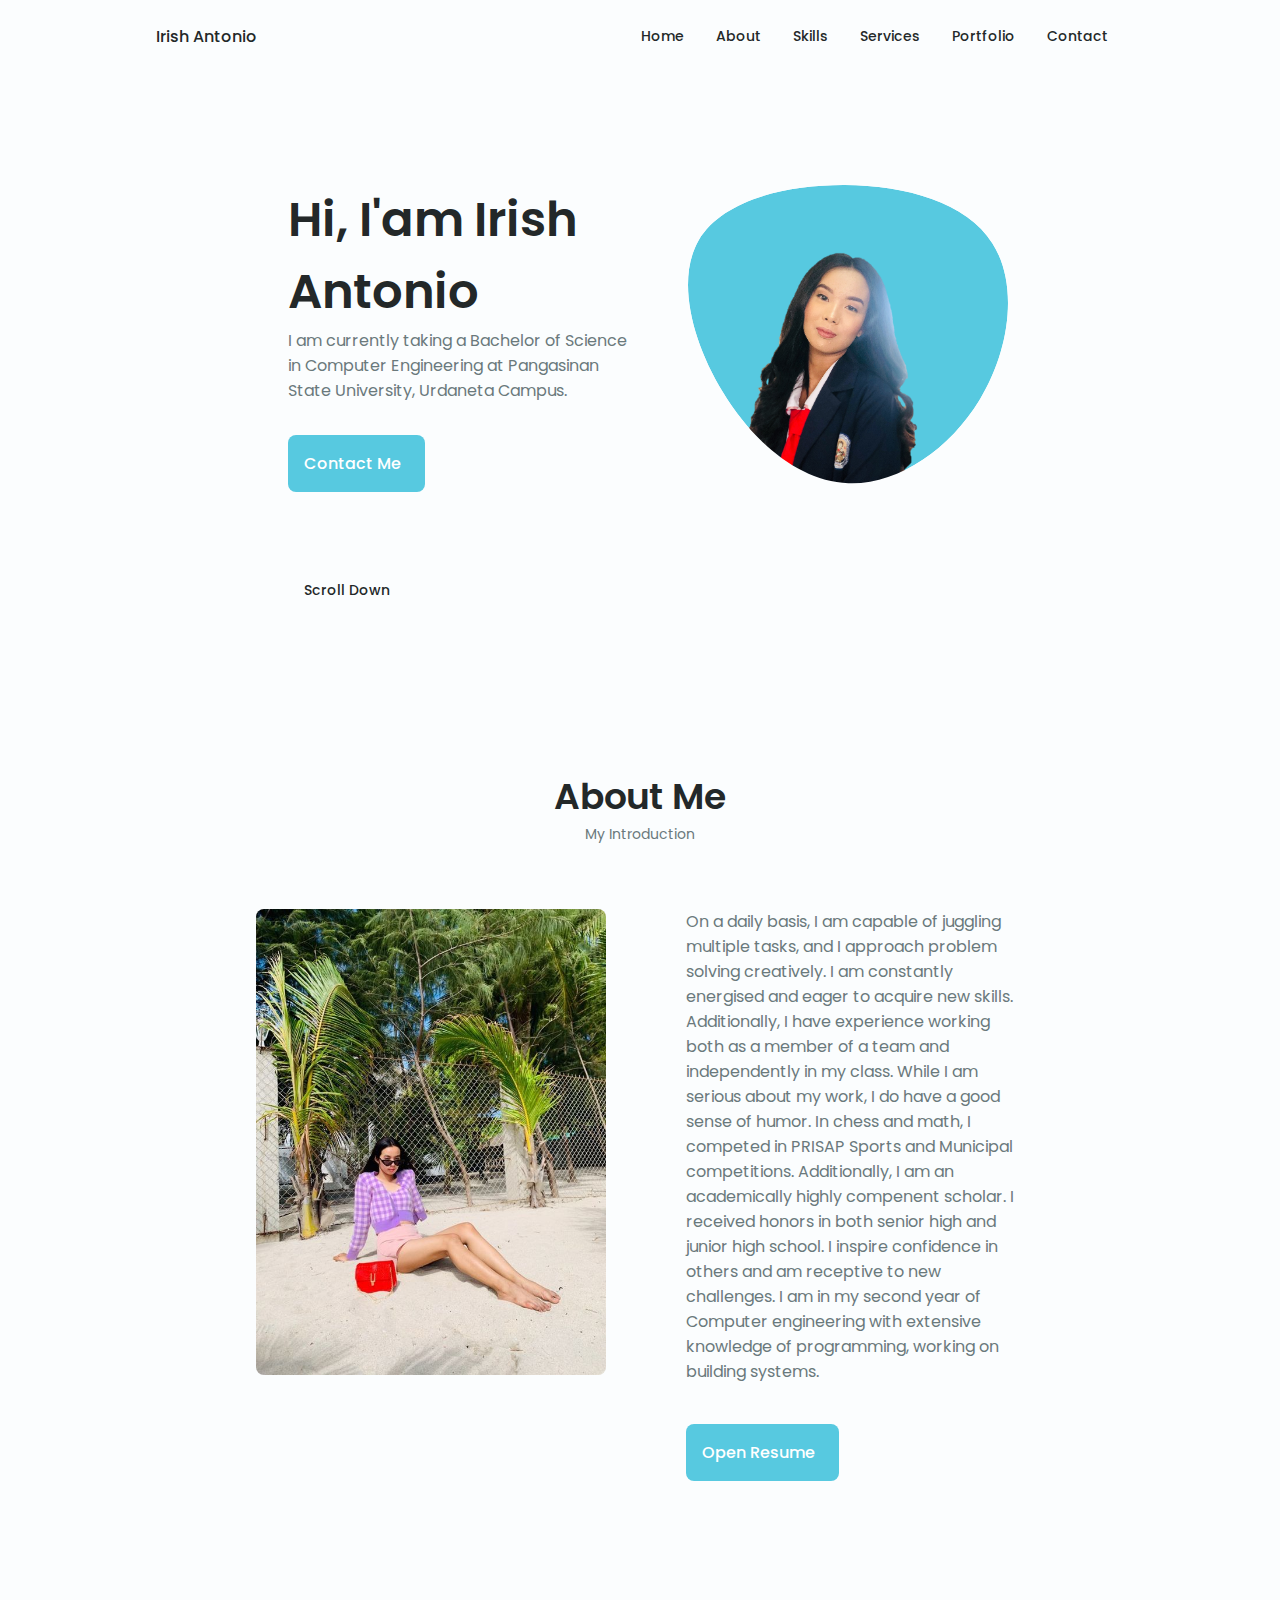
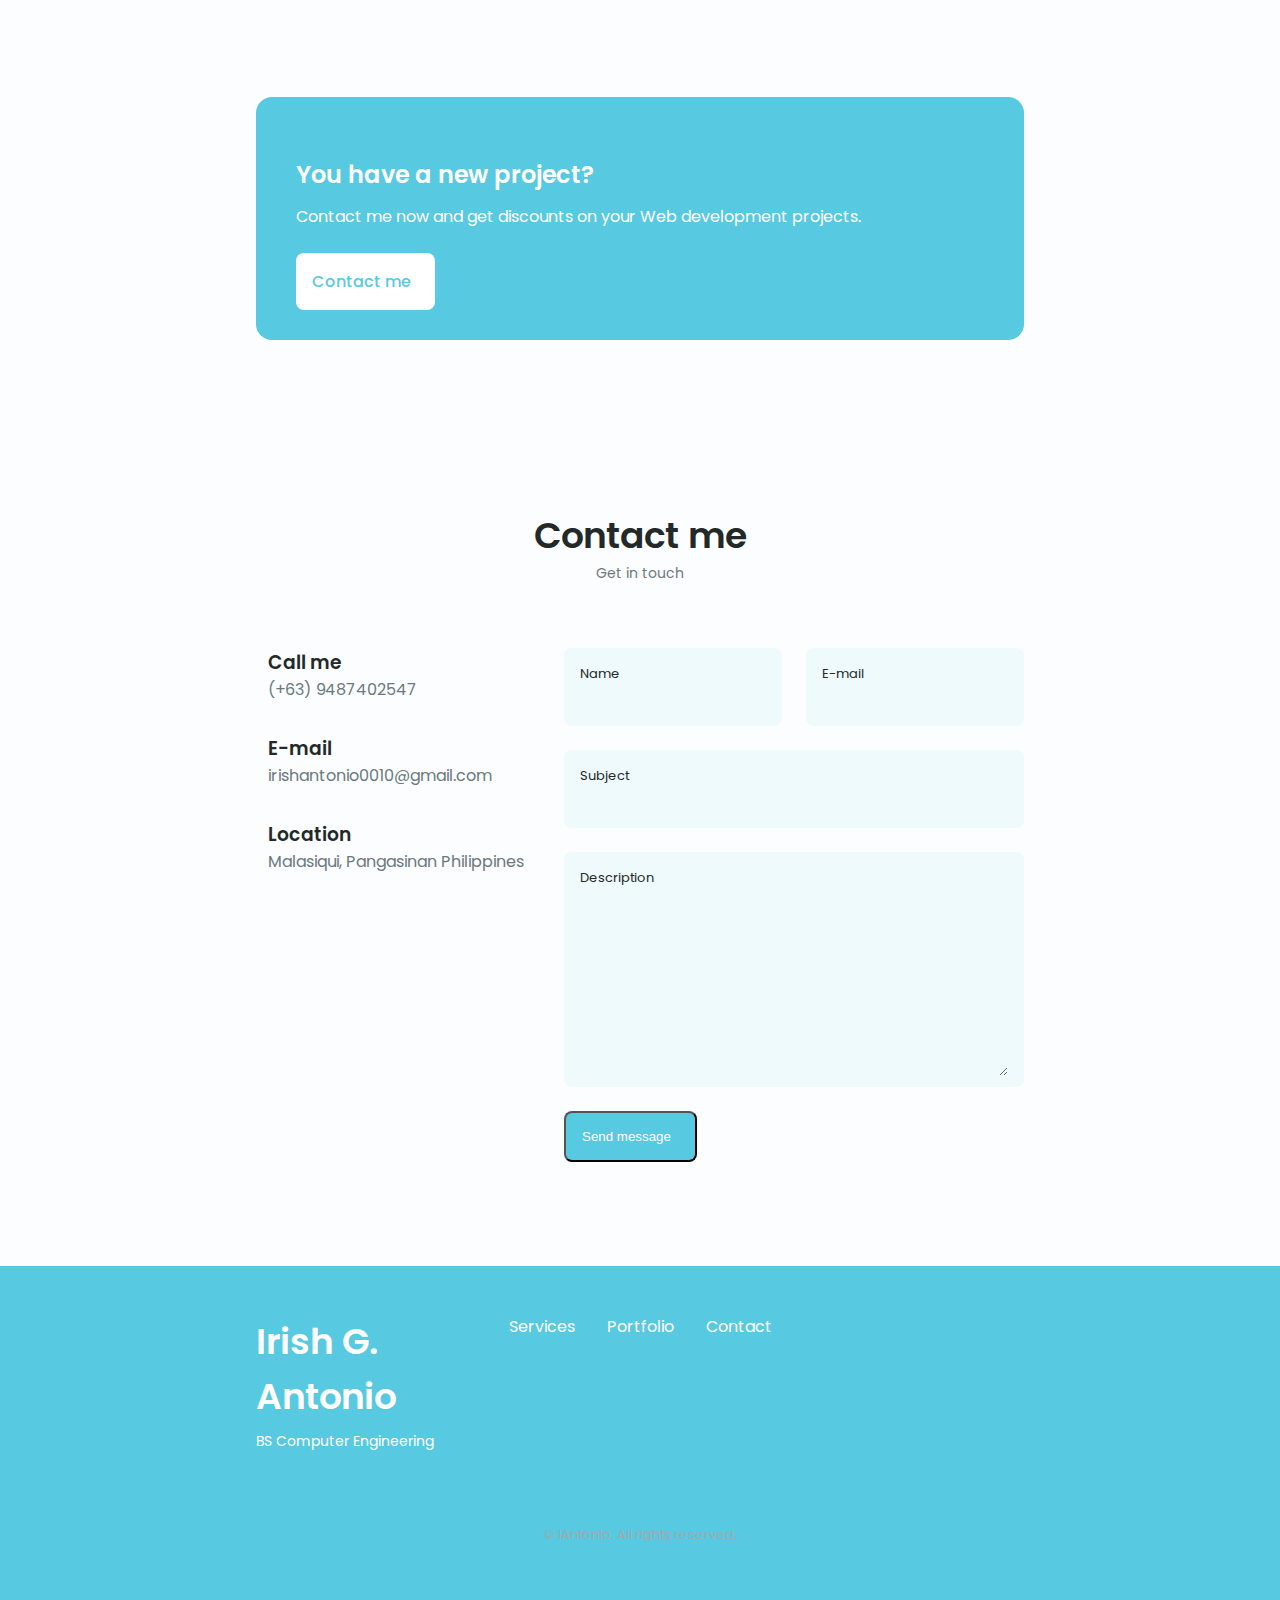
<file: index.html>
<!DOCTYPE html>
    <html lang="en">
    <head>
        <meta charset="UTF-8">
        <meta name="viewport" content="width=device-width, initial-scale=1.0">

        <!--==================== UNICONS ====================-->
        <link rel="stylesheet" href="https://unicons.iconscout.com/release/v4.0.0/css/line.css">
        
        <!--==================== SWIPER CSS ====================-->
        <link rel="stylesheet" href="./packages/css/swiper-bundle.min.css">
        
        <!--==================== CSS ====================-->
        <link rel="stylesheet" href="./packages/css/styles.css">

        <title>Irish G. Antonio</title>
    </head>
    <body>
        <!--==================== HEADER ====================-->
        <header class="header" id="header">
            <nav class="nav container">
                <a href="index.html" class="nav__logo">Irish Antonio</a>
                <div class="nav__menu" id="nav-menu">
                    <ul class="nav__list grid">
                        <li class="nav__item">
                            <a href="#home" class="nav__link">
                                <i class="uil uil-estate nav__icon"></i>Home
                            </a>
                        </li>
                        <li class="nav__item">
                            <a href="#about" class="nav__link">
                                <i class="uil uil-user nav__icon"></i>About
                            </a>
                        </li>
                        <li class="nav__item">
                            <a href="skills.html" class="nav__link">
                                <i class="uil uil-file-alt nav__icon"></i>Skills
                            </a>
                        </li>
                          <li class="nav__item">
                            <a href="services.html" class="nav__link">
                                <i class="uil uil-briefcase-alt nav__icon"></i>Services
                            </a>
                        </li>
                        <li class="nav__item">
                            <a href="portfolio.html" class="nav__link">
                                <i class="uil uil-scenery nav__icon"></i>Portfolio                                
                            </a>
                        </li>
                        <li class="nav__item">
                            <a href="#contact" class="nav__link">
                                <i class="uil uil-message nav__icon"></i>Contact                               
                            </a>
                        </li> 
                    </ul>
                    <i class="uil uil-times nav__close" id="nav-close"></i>
                </div>
                <div class="nav__btns">
                    <!-- Theme change button -->

                    <i class="uil uil-moon change-theme" id="theme-button"></i>

                    <div class="nav__toggle" id="nav-toggle">
                        <i class="uil uil-apps"></i>
                    </div>
                </div>
            </nav>
        </header>

        <!--==================== MAIN ====================-->
        <main class="main">
            <!--==================== HOME ====================-->
            <section class="home section" id="home">
                <div class="home__container container grid">
                    <div class="home__content grid">
                        <div class="home__social">
                            <a href="https://www.instagram.com/wanderishey/" target="_blank" class="home__social-icon">
                                <i class="uil uil-instagram-alt"></i>
                            </a>
                           
                            <a href="https://www.facebook.com/irish.antonio.180" target="_blank" class="home__social-icon">
                                <i class="uil uil-facebook"></i>
                            </a>
                        </div>

                        <div class="home__img">
                            <svg class="home__blob" viewBox="0 0 200 187" xmlns="http://www.w3.org/2000/svg" xmlns:xlink="http://www.w3.org/1999/xlink">
                                <mask id="mask0" mask-type="alpha">
                                    <path d="M190.312 36.4879C206.582 62.1187 201.309 102.826 182.328 134.186C163.346 165.547 
                                    130.807 187.559 100.226 186.353C69.6454 185.297 41.0228 161.023 21.7403 129.362C2.45775 
                                    97.8511 -7.48481 59.1033 6.67581 34.5279C20.9871 10.1032 59.7028 -0.149132 97.9666 
                                    0.00163737C136.23 0.303176 174.193 10.857 190.312 36.4879Z"/>
                                </mask>
                                <g mask="url(#mask0)">
                                    <path d="M190.312 36.4879C206.582 62.1187 201.309 102.826 182.328 134.186C163.346 
                                    165.547 130.807 187.559 100.226 186.353C69.6454 185.297 41.0228 161.023 21.7403 
                                    129.362C2.45775 97.8511 -7.48481 59.1033 6.67581 34.5279C20.9871 10.1032 59.7028 
                                    -0.149132 97.9666 0.00163737C136.23 0.303176 174.193 10.857 190.312 36.4879Z"/>
                                    <image class="home__blob-img" x="" xlink:href="packages/images/pretty.png"/>
                                </g>
                            </svg>
                        </div>

                        <div class="home__data">
                            <h1 class="home__title">Hi, I'am Irish Antonio</h1>
                            <p class="home__description">I am currently taking a Bachelor of Science in Computer Engineering 
							at Pangasinan State University, Urdaneta Campus.</p>
                            <a href="#contact" class="button button--flex home__button">
                                Contact Me<i class="uil uil-message button__icon"></i>
                            </a>
                        </div>
                    </div>

                    <div class="home__scroll">
                        <a href="#about" class="home__scroll-button button--flex">
                            <i class="uil uil-mouse-alt home__scroll-mouse"></i>
                            <span class="home__scroll-name">Scroll Down</span>
                            <i class="uil uil-arrow-down home__scroll-arrow"></i>
                        </a>
                    </div>
                </div>
            </section>

            <!--==================== ABOUT ====================-->
            <section class="about section" id="about">
                <h2 class="section__title">About Me</h2>
                <span class="section__subtitle">My Introduction</span>

                <div class="about__container container grid">
                    <img src="packages/images/pretty1.jpg" alt="" class="about__img">
                    <div class="about__data">
                        <p class="about__description">
                            On a daily basis, I am capable of juggling multiple tasks, and I approach problem solving creatively.
                            I am constantly energised and eager to acquire new skills. Additionally, I have experience working both
                            as a member of a team and independently in my class. While I am serious about my work, I do have a good
                            sense of humor. In chess and math, I competed in PRISAP Sports and Municipal competitions. Additionally, I am an academically highly compenent scholar.
                            I received honors in both senior high and junior high school. I inspire confidence in others and am receptive to new challenges.
                            I am in my second year of Computer engineering with extensive knowledge of programming, working on building systems.
                        </p>
                       

                        <div class="about__buttons">
                            <a download="" href="./packages/Resume.pdf" class="button button--flex">
                                Open Resume<i class="uil uil-download-alt button__icon"></i>
								
                            </a>
                        </div>
                    </div>
                </div>
            </section>

         

        <!--==================== PROJECT IN MIND ====================-->
        <section class="project section">

            <div class="project__bg">
                <div class="project__container container grid">
                    <div class="project__data">
                        <h2 class="project__title">You have a new project?</h2>
                        <p class="project__description">Contact me now and get discounts on your Web development projects.</p>
                        <a href="#contact" class="button button--flex button--white">Contact me
                            <i class="uil uil-message project__icon button__icon"></i>
                        </a>
                       
                    </div>
                    <!-- <img src="assets/img/project.png" alt="" class="project__img"> -->
                </div>
            </div>

        </section>


        <!--==================== CONTACT ME ====================-->
        <section class="contact section" id="contact">
            <h2 class="section__title">Contact me</h2>
            <span class="section__subtitle">Get in touch</span>

            <div class="contact__container container grid">
                <div>
                    <div class="contact__information">	
                        <i class="uil uil-phone-alt contact__icon"></i>

                        <div>
                            <h3 class="contact__title">Call me</h3>
                            <span class="contatc__subtitle">(+63) 9487402547</span>
                        </div>
                    </div>

                    <div class="contact__information">
                        <i class="uil uil-envelope contact__icon"></i>

                        <div>
                            <h3 class="contact__title">E-mail</h3>
                            <span class="contatc__subtitle">irishantonio0010@gmail.com</span>
                        </div>
                    </div>

                    <div class="contact__information">
                        <i class="uil uil-map-marker contact__icon"></i>

                        <div>
                            <h3 class="contact__title">Location</h3>
                            <span class="contatc__subtitle">Malasiqui, Pangasinan Philippines</span>
                        </div>
                    </div>
                </div>

                <form action="javascript:sendemail()" method="POST" class="contact__form grid">
                    <div class="contact__inputs grid">
                        <div class="contact__content">
                            <label for="" class="contact__label">Name</label>
                            <input type="text" id="name" class="contact__input">
                        </div>

                        <div class="contact__content">
                            <label for="" class="contact__label">E-mail</label>
                            <input type="email" id="email" class="contact__input">
                        </div>
                    </div>

                    <div class="contact__content">
                        <label for="" class="contact__label">Subject</label>
                        <input type="text" id="subject" class="contact__input">
                    </div>

                    <div class="contact__content">
                        <label for="" class="contact__label">Description</label>
                        <textarea name="" id="description" cols="0" rows="7" class="contact__input"></textarea>
                    </div>

                    <div>
                        <button type="submit" class="button button--flex">
                            Send message
                            <i class="uil uil-message button__icon"></i>
                        </button>
                    </div>
                </form>
            </div>

        </section>
    </main>

    <!--==================== FOOTER ====================-->
    <footer class="footer">

        <div class="footer__bg">
            <div class="footer__container container grid">
                <div>
                    <h1 class="footer__title">Irish G. Antonio</h1>
                    <span class="footer__subtitle">BS Computer Engineering</span>
                </div>

                <ul class="footer__links">
                    <li>
                        <a href="#services" class="footer__link">Services</a>
                    </li>
                    <li>
                        <a href="#portfolio" class="footer__link">Portfolio</a>
                    </li>
                    <li>
                        <a href="#contact" class="footer__link">Contact</a>
                    </li>
                </ul>

                <div class="footer__socials">
                    <a href="https://www.facebook.com/irish.antonio.180" target="_blank" class="footer__social">
                        <i class="uil uil-facebook"></i>
                    </a>
                    <a href="https://www.instagram.com/wanderishey/" target="_blank" class="footer__social">
                        <i class="uil uil-instagram"></i>
                    </a>
                </div>
            </div>
            <p class="footer__copy">&#169; IAntonio. All rights reserved.</p>
        </div>
    </footer>

    <!--==================== SCROLL TOP ====================-->
    <a href="#" class="scrollup" id="scroll-up">
        <i class="uil uil-arrow-up scrollup__icon"></i>
    </a>
    

    <!--==================== SWIPER JS ====================-->
    <script src="./packages/js/swiper-bundle.min.js"></script>

    <!--==================== MAIN JS ====================-->
    <script src="./packages/js/main.js"></script>
    <script src="https://smtpjs.com/v3/smtp.js">
    </script>
    <script src="https://code.jquery.com/jquery-2.2.4.min.js"
    integrity="sha256-BbhdlvQf/xTY9gja0Dq3HiwQF8LaCRTXxZKRutelT44=" crossorigin="anonymous"></script> 
</body>
    
</html>
</file>
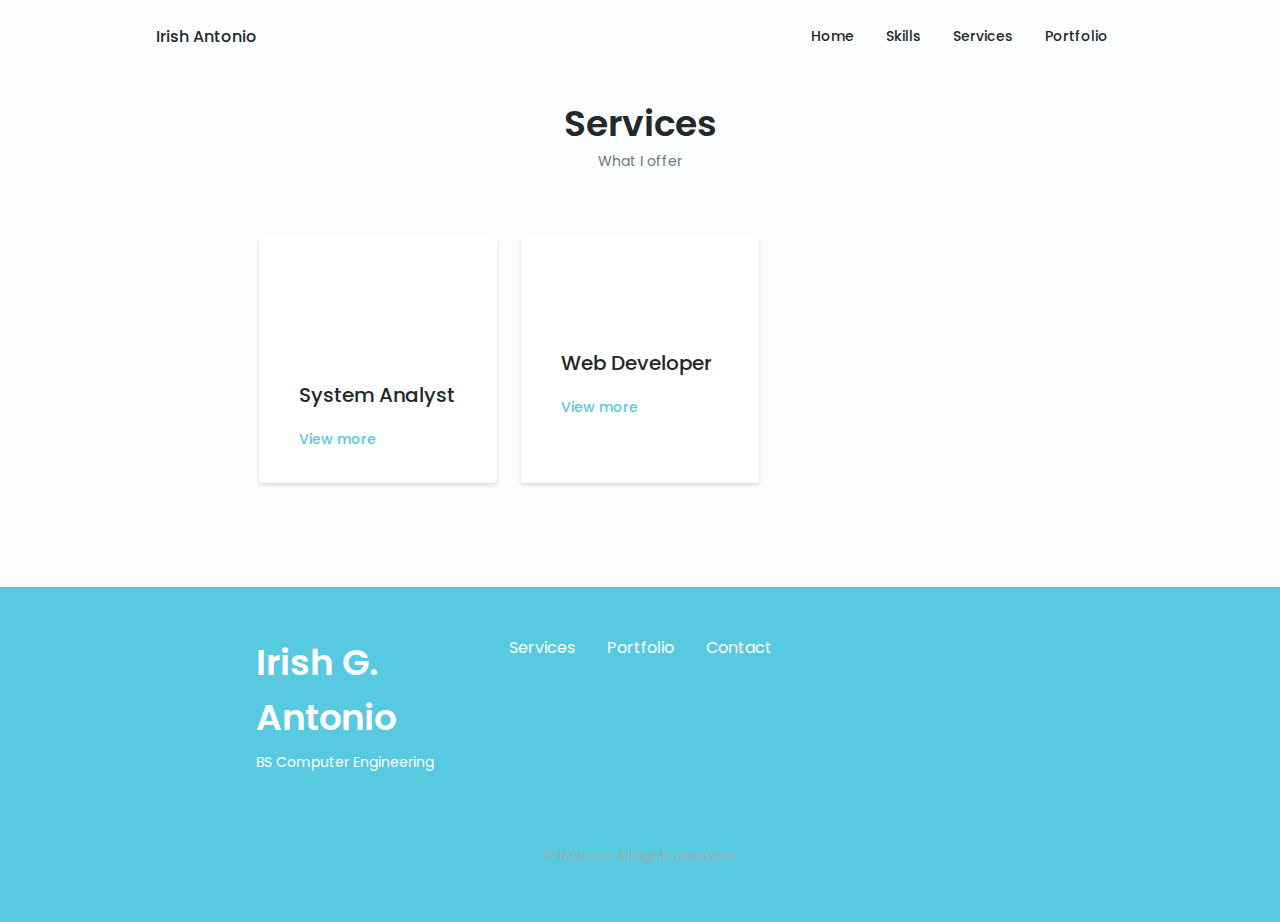
<file: services.html>
<!DOCTYPE html>
    <html lang="en">
    <head>
        <meta charset="UTF-8">
        <meta name="viewport" content="width=device-width, initial-scale=1.0">

        <!--==================== UNICONS ====================-->
        <link rel="stylesheet" href="https://unicons.iconscout.com/release/v4.0.0/css/line.css">
        
        <!--==================== SWIPER CSS ====================-->
        <link rel="stylesheet" href="./packages/css/swiper-bundle.min.css">
        
        <!--==================== CSS ====================-->
        <link rel="stylesheet" href="./packages/css/styles.css">

        <title>Irish G. Antonio</title>
    </head>
    <body>
        <!--==================== HEADER ====================-->
        <header class="header" id="header">
            <nav class="nav container">
                <a href="index.html" class="nav__logo">Irish Antonio</a>
                <div class="nav__menu" id="nav-menu">
                    <ul class="nav__list grid">
                        <li class="nav__item">
                            <a href="index.html" class="nav__link">
                                <i class="uil uil-estate nav__icon"></i>Home
                            </a>
                        </li>
                       
                        <li class="nav__item">
                            <a href="skills.html" class="nav__link">
                                <i class="uil uil-file-alt nav__icon"></i>Skills
                            </a>
                        </li>
                          <li class="nav__item">
                            <a href="services.html" class="nav__link">
                                <i class="uil uil-briefcase-alt nav__icon"></i>Services
                            </a>
                        </li>
                        <li class="nav__item">
                            <a href="portfolio.html" class="nav__link">
                                <i class="uil uil-scenery nav__icon"></i>Portfolio                                
                            </a>
                        </li>
                        
                    </ul>
                    <i class="uil uil-times nav__close" id="nav-close"></i>
                </div>
                <div class="nav__btns">
                    <!-- Theme change button -->

                    <i class="uil uil-moon change-theme" id="theme-button"></i>

                    <div class="nav__toggle" id="nav-toggle">
                        <i class="uil uil-apps"></i>
                    </div>
                </div>
            </nav>
        </header>

      

            
        <!--==================== SERVICES ====================-->
        <section class="services section" id="services">
            <h2 class="section__title">Services</h2>
            <span class="section__subtitle">What I offer</span>

            <div class="services__container container grid">
        <!--==================== SERVICES 1 ====================-->  
        <div class="services__content">
            <div>
                <i class="uil uil-analytics skills__icon"></i>
                <h3 class="services__title">System Analyst<br></h3>
            </div>
            <span class="button button--flex button--small button--link services__button">
                View more
                <i class="uil uil-arrow-right button__icon"></i>
            </span>

            <div class="services__modal">
                <div class="services__modal-content">
                    <h4 class="services__modal-title">System Analyst <br></h4>
                    <i class="uil uil-times services__modal-close"></i>

                    <ul class="services__modal-services grid">
                        <li class="services__modal-service">
                            <i class="uil uil-check-circle services__modal-icon"></i>
                            <p>I analize data systems.</p>
                        </li>

                        <li class="services__modal-service">
                            <i class="uil uil-check-circle services__modal-icon"></i>
                            <p>Automating information retrieval.</p>
                        </li>

                        <li class="services__modal-service">
                            <i class="uil uil-check-circle services__modal-icon"></i>
                            <p>Systematically applying statistical and logical techniques.</p>
                        </li>

                        
                    </ul>
                </div>
            </div>
        </div>  
        
        <!--==================== SERVICES 2 ====================--> 
       
       
        <!--==================== SERVICES 3 ====================-->
        <div class="services__content">
            <div>
                <i class="uil uil-arrow services__icon"></i>
                <h3 class="services__title">Web Developer<br></h3>
            </div>
            <span class="button button--flex button--small button--link services__button">
                View more
                <i class="uil uil-arrow-right button__icon"></i>
            </span>

            <div class="services__modal">
                <div class="services__modal-content">
                    <h4 class="services__modal-title">Web  Developer<br></h4>
                    <i class="uil uil-times services__modal-close"></i>

                    <ul class="services__modal-services grid">
                       

                        <li class="services__modal-service">
                            <i class="uil uil-check-circle services__modal-icon"></i>
                            <p>Webpage development.</p>
                        </li>

                    </ul>
                </div>
            </div>
        </div> 
  
       
        </div>
        </section>

    <!--==================== FOOTER ====================-->
    <footer class="footer">

        <div class="footer__bg">
            <div class="footer__container container grid">
                <div>
                    <h1 class="footer__title">Irish G. Antonio</h1>
                    <span class="footer__subtitle">BS Computer Engineering</span>
                </div>

                <ul class="footer__links">
                    <li>
                        <a href="#services" class="footer__link">Services</a>
                    </li>
                    <li>
                        <a href="#portfolio" class="footer__link">Portfolio</a>
                    </li>
                    <li>
                        <a href="#contact" class="footer__link">Contact</a>
                    </li>
                </ul>

                <div class="footer__socials">
                    <a href="https://www.facebook.com/irish.antonio.180" target="_blank" class="footer__social">
                        <i class="uil uil-facebook"></i>
                    </a>
                    <a href="https://www.instagram.com/wanderishey/" target="_blank" class="footer__social">
                        <i class="uil uil-instagram"></i>
                    </a>
                </div>
            </div>
            <p class="footer__copy">&#169; IAntonio. All rights reserved.</p>
        </div>
    </footer>

    <!--==================== SCROLL TOP ====================-->
    <a href="#" class="scrollup" id="scroll-up">
        <i class="uil uil-arrow-up scrollup__icon"></i>
    </a>
    

    <!--==================== SWIPER JS ====================-->
    <script src="./packages/js/swiper-bundle.min.js"></script>

    <!--==================== MAIN JS ====================-->
    <script src="./packages/js/main.js"></script>
    <script src="https://smtpjs.com/v3/smtp.js">
    </script>
    <script src="https://code.jquery.com/jquery-2.2.4.min.js"
    integrity="sha256-BbhdlvQf/xTY9gja0Dq3HiwQF8LaCRTXxZKRutelT44=" crossorigin="anonymous"></script> 
</body>
    
</html>
</file>
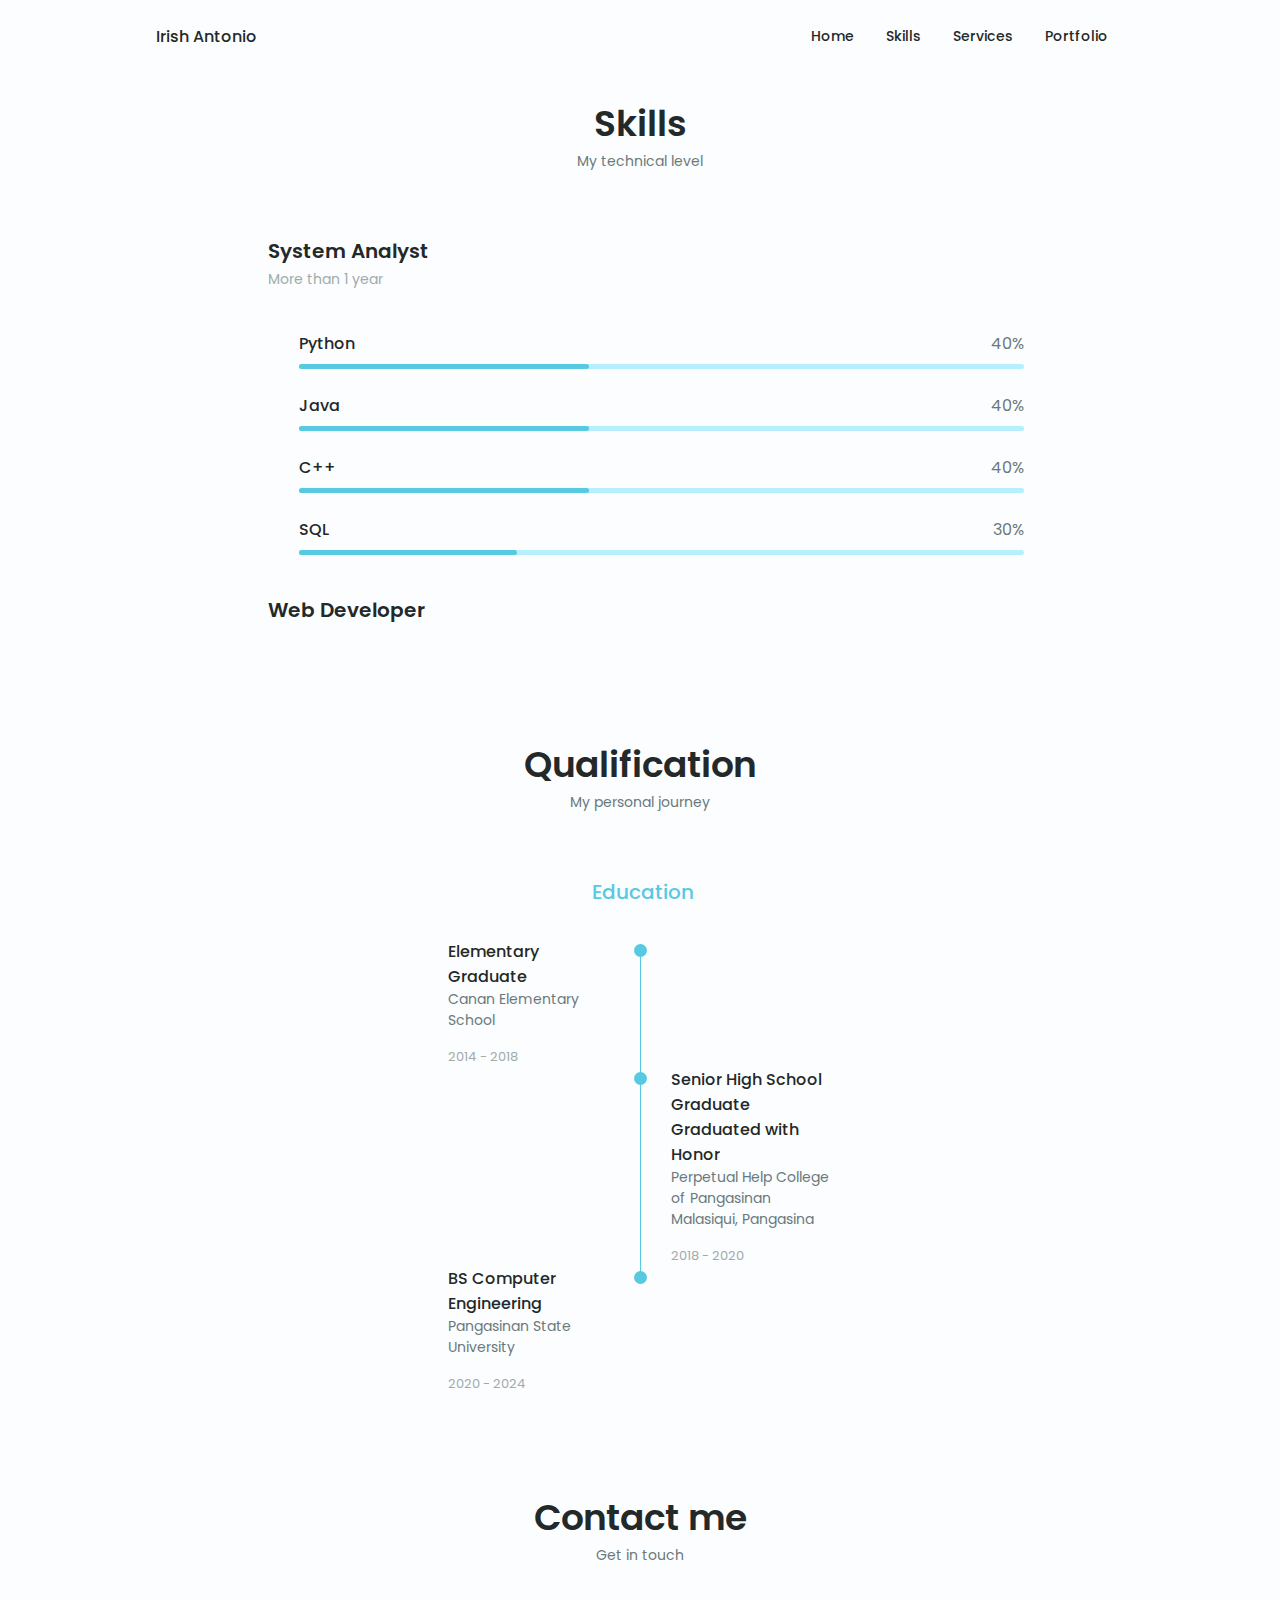
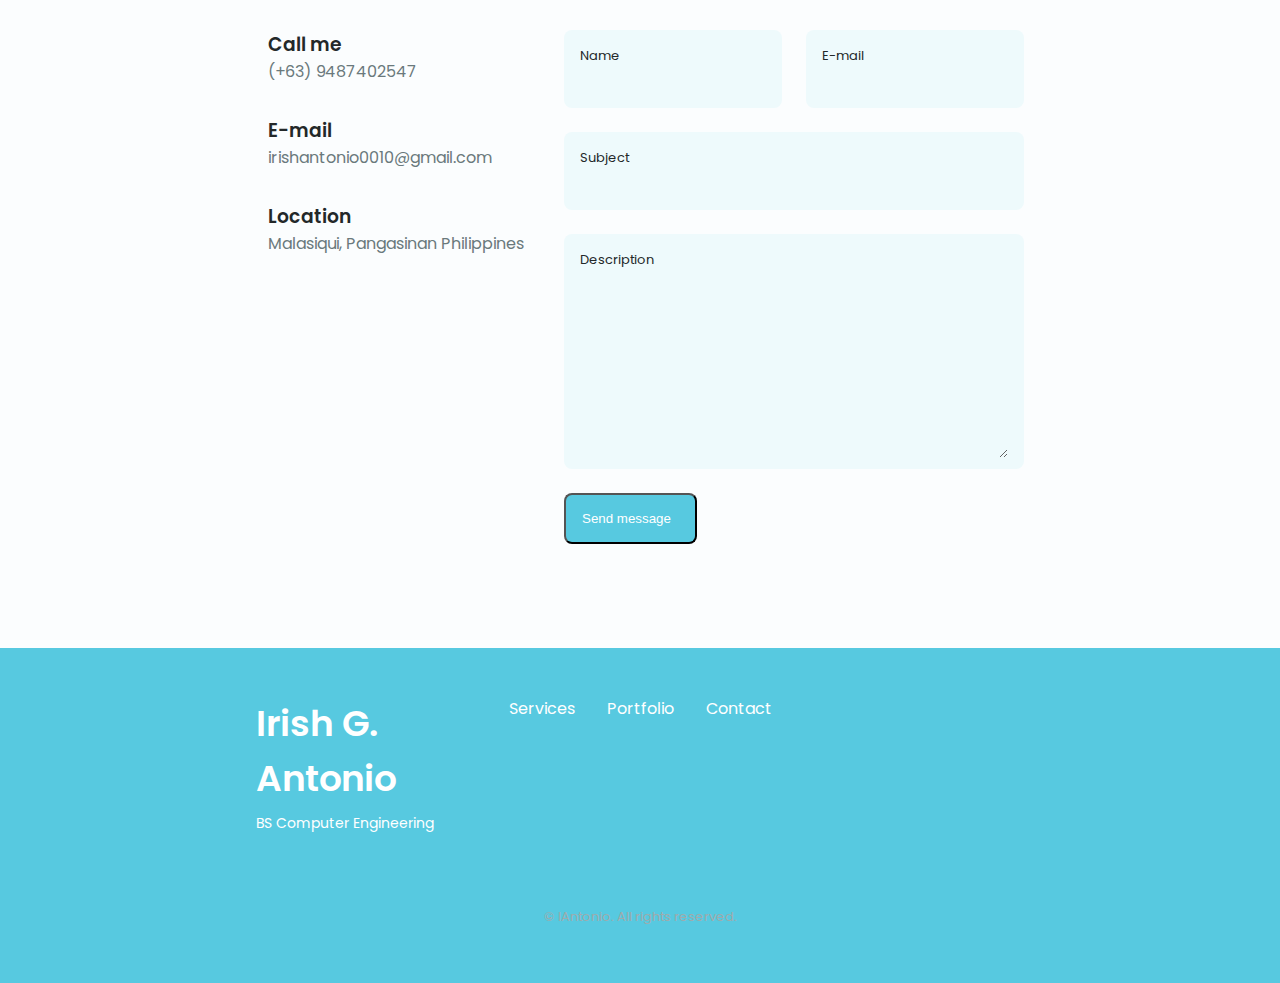
<file: skills.html>
<!DOCTYPE html>
    <html lang="en">
    <head>
        <meta charset="UTF-8">
        <meta name="viewport" content="width=device-width, initial-scale=1.0">

        <!--==================== UNICONS ====================-->
        <link rel="stylesheet" href="https://unicons.iconscout.com/release/v4.0.0/css/line.css">
        
        <!--==================== SWIPER CSS ====================-->
        <link rel="stylesheet" href="./packages/css/swiper-bundle.min.css">
        
        <!--==================== CSS ====================-->
        <link rel="stylesheet" href="./packages/css/styles.css">

        <title>Irish G. Antonio</title>
    </head>
    <body>
        <!--==================== HEADER ====================-->
        <header class="header" id="header">
            <nav class="nav container">
                <a href="index.html" class="nav__logo">Irish Antonio</a>
                <div class="nav__menu" id="nav-menu">
                    <ul class="nav__list grid">
                        <li class="nav__item">
                            <a href="index.html" class="nav__link">
                                <i class="uil uil-estate nav__icon"></i>Home
                            </a>
                        </li>
                        
                        <li class="nav__item">
                            <a href="skills.html" class="nav__link">
                                <i class="uil uil-file-alt nav__icon"></i>Skills
                            </a>
                        </li>
                          <li class="nav__item">
                            <a href="services.html" class="nav__link">
                                <i class="uil uil-briefcase-alt nav__icon"></i>Services
                            </a>
                        </li>
                        <li class="nav__item">
                            <a href="portfolio.html" class="nav__link">
                                <i class="uil uil-scenery nav__icon"></i>Portfolio                                
                            </a>
                        </li>
                       
                    </ul>
                    <i class="uil uil-times nav__close" id="nav-close"></i>
                </div>
                <div class="nav__btns">
                    <!-- Theme change button -->

                    <i class="uil uil-moon change-theme" id="theme-button"></i>

                    <div class="nav__toggle" id="nav-toggle">
                        <i class="uil uil-apps"></i>
                    </div>
                </div>
            </nav>
        </header>

      

            <!--==================== SKILLS ====================-->
            <section class="skills section" id="skills">
                <h2 class="section__title">Skills</h2>
                <span class="section__subtitle">My technical level</span>

                <div class="skills__container container grid">
                    <div>
                         <!--==================== SKILL-1 ====================-->
                        <div class="skills__content skills__open">
                            <div class="skills__header">
                                <i class="uil uil-analytics skills__icon"></i>
                               <div>
                                   <h1 class="skills__title">System Analyst</h1>
                                   <span class="skills__subtitle">More than 1 year</span>
                               </div>

                               <i class="uil uil-angle-down skills__arrow"></i>
                            </div>
                            <div class="skills__list grid">
                                <div class="skills__data">
                                    <div class="skills__titles">
                                        <h3 class="skills__name">Python</h3>
                                        <span class="skills__number">40%</span>
                                    </div>
                                    <div class="skills__bar">
                                        <span class="skills__percentage skills__python"></span>
                                    </div>
                                </div>
                               <div class="skills__data">
                                   <div class="skills__titles">
                                       <h3 class="skills__name">Java</h3>
                                       <span class="skills__number">40%</span>
                                   </div>
                                   <div class="skills__bar">
                                       <span class="skills__percentage skills__java"></span>
                                   </div>
                               </div>
                               <div class="skills__data">
                                   <div class="skills__titles">
                                       <h3 class="skills__name">C++</h3>
                                       <span class="skills__number">40%</span>
                                   </div>
                                   <div class="skills__bar">
                                       <span class="skills__percentage skills__c"></span>
                                   </div>
                               </div>
                               <div class="skills__data">
                                   <div class="skills__titles">
                                       <h3 class="skills__name">SQL</h3>
                                       <span class="skills__number">30%</span>
                                   </div>
                                   <div class="skills__bar">
                                       <span class="skills__percentage skills__sql"></span>
                                   </div>
                               </div>
                            </div>
                        </div>
                         <!--==================== SKILLS 2 ====================-->

                        <!--==================== SKILLS 3 ====================-->
                        <div class="skills__content skills__close">
                            <div class="skills__header">
                               <i class="uil uil-brackets-curly skills__icon"></i>
                               <div>
                                   <h1 class="skills__title">Web Developer</h1>
                               </div>

                               <i class="uil uil-angle-down skills__arrow"></i>
                            </div>
                            <div class="skills__list grid">
                                <div class="skills__data">
                                    <div class="skills__titles">
                                        <h3 class="skills__name">HTML</h3>
                                        <span class="skills__number">40%</span>
                                    </div>
                                    <div class="skills__bar">
                                        <span class="skills__percentage skills__html"></span>
                                    </div>
                                </div>
                               <div class="skills__data">
                                   <div class="skills__titles">
                                       <h3 class="skills__name">CSS</h3>
                                       <span class="skills__number">40%</span>
                                   </div>
                                   <div class="skills__bar">
                                       <span class="skills__percentage skills__css"></span>
                                   </div>
                               </div>
                               <div class="skills__data">
                                   <div class="skills__titles">
                                       <h3 class="skills__name">JavaScript</h3>
                                       <span class="skills__number">40%</span>
                                   </div>
                                   <div class="skills__bar">
                                       <span class="skills__percentage skills__js"></span>
                                   </div>
                               </div>
                               
                               </div>
                           </div>
                       </div>
                    </div>
                </div>
            </section>

              <!--==================== QUALIFICATION ====================-->
        <section class="qualification__section">
            <h2 class="section__title">Qualification</h2>
            <span class="section__subtitle">My personal journey</span>

            <div class="qualification__container container">
                <div class="qualification__tabs">
                    <div class="qualification__button button--flex qualification__active" data-target='#education'>
                        <i class="uil uil-graduation-cap qualification__icon"></i>
                        Education
                    </div>

                </div>

                <div class="qualification__sections">
            <!--==================== QUALIFICATION CONTENT 1 ====================-->
            <div class="qualification__content qualification__active" data-content id="education">
             <!--==================== QUALIFICATION 1 ====================--> 
             <div class="qualification__data">
                 <div>
                     <h3 class="qualification__title">Elementary Graduate </h3>
                     <span class="qualification__subtitle">Canan Elementary School</span>
                     <div class="qualification__calendar">
                        <i class="uil uil-calendar-alt"></i>
                        2014 - 2018
                     </div>
                 </div>

                 <div>
                     <span class="qualification__rounder"></span>
                     <span class="qualification__line"></span>
                 </div>
             </div>
             
             <!--==================== QUALIFICATION 2 ====================--> 
             <div class="qualification__data">
                <div></div>
                <div>
                   <span class="qualification__rounder"></span>
                   <span class="qualification__line"></span>
                </div>

                <div>
                    <h3 class="qualification__title">Senior High School Graduate Graduated with Honor</h3>
                    <span class="qualification__subtitle">Perpetual Help College of Pangasinan Malasiqui, Pangasina</span>
                    <div class="qualification__calendar">
                       <i class="uil uil-calendar-alt"></i>
                       2018 - 2020
                    </div>
                </div>
            </div> 

            <!--==================== QUALIFICATION 3 ====================--> 
            <div class="qualification__data">
                <div>
                    <h3 class="qualification__title">BS Computer Engineering</h3>
                    <span class="qualification__subtitle">Pangasinan State University</span>
                    <div class="qualification__calendar">
                       <i class="uil uil-calendar-alt"></i>
                       2020 - 2024
                    </div>
                </div>

                <div>
                    <span class="qualification__rounder"></span>
                    
                </div>
            </div> 

            <!--==================== QUALIFICATION 4 ====================--> 
           
            

               <!--==================== QUALIFICATION 3 ====================--> 

               </div> 
          
               </div> 
             
               </div>
            </div>
        </section>
      


        <!--==================== CONTACT ME ====================-->
        <section class="contact section" id="contact">
            <h2 class="section__title">Contact me</h2>
            <span class="section__subtitle">Get in touch</span>

            <div class="contact__container container grid">
                <div>
                    <div class="contact__information">	
                        <i class="uil uil-phone-alt contact__icon"></i>

                        <div>
                            <h3 class="contact__title">Call me</h3>
                            <span class="contatc__subtitle">(+63) 9487402547</span>
                        </div>
                    </div>

                    <div class="contact__information">
                        <i class="uil uil-envelope contact__icon"></i>

                        <div>
                            <h3 class="contact__title">E-mail</h3>
                            <span class="contatc__subtitle">irishantonio0010@gmail.com</span>
                        </div>
                    </div>

                    <div class="contact__information">
                        <i class="uil uil-map-marker contact__icon"></i>

                        <div>
                            <h3 class="contact__title">Location</h3>
                            <span class="contatc__subtitle">Malasiqui, Pangasinan Philippines</span>
                        </div>
                    </div>
                </div>

                <form action="javascript:sendemail()" method="POST" class="contact__form grid">
                    <div class="contact__inputs grid">
                        <div class="contact__content">
                            <label for="" class="contact__label">Name</label>
                            <input type="text" id="name" class="contact__input">
                        </div>

                        <div class="contact__content">
                            <label for="" class="contact__label">E-mail</label>
                            <input type="email" id="email" class="contact__input">
                        </div>
                    </div>

                    <div class="contact__content">
                        <label for="" class="contact__label">Subject</label>
                        <input type="text" id="subject" class="contact__input">
                    </div>

                    <div class="contact__content">
                        <label for="" class="contact__label">Description</label>
                        <textarea name="" id="description" cols="0" rows="7" class="contact__input"></textarea>
                    </div>

                    <div>
                        <button type="submit" class="button button--flex">
                            Send message
                            <i class="uil uil-message button__icon"></i>
                        </button>
                    </div>
                </form>
            </div>

        </section>
    </main>

    <!--==================== FOOTER ====================-->
    <footer class="footer">

        <div class="footer__bg">
            <div class="footer__container container grid">
                <div>
                    <h1 class="footer__title">Irish G. Antonio</h1>
                    <span class="footer__subtitle">BS Computer Engineering</span>
                </div>

                <ul class="footer__links">
                    <li>
                        <a href="#services" class="footer__link">Services</a>
                    </li>
                    <li>
                        <a href="#portfolio" class="footer__link">Portfolio</a>
                    </li>
                    <li>
                        <a href="#contact" class="footer__link">Contact</a>
                    </li>
                </ul>

                <div class="footer__socials">
                    <a href="https://www.facebook.com/irish.antonio.180" target="_blank" class="footer__social">
                        <i class="uil uil-facebook"></i>
                    </a>
                    <a href="https://www.instagram.com/wanderishey/" target="_blank" class="footer__social">
                        <i class="uil uil-instagram"></i>
                    </a>
                </div>
            </div>
            <p class="footer__copy">&#169; IAntonio. All rights reserved.</p>
        </div>
    </footer>

    <!--==================== SCROLL TOP ====================-->
    <a href="#" class="scrollup" id="scroll-up">
        <i class="uil uil-arrow-up scrollup__icon"></i>
    </a>
    

    <!--==================== SWIPER JS ====================-->
    <script src="./packages/js/swiper-bundle.min.js"></script>

    <!--==================== MAIN JS ====================-->
    <script src="./packages/js/main.js"></script>
    <script src="https://smtpjs.com/v3/smtp.js">
    </script>
    <script src="https://code.jquery.com/jquery-2.2.4.min.js"
    integrity="sha256-BbhdlvQf/xTY9gja0Dq3HiwQF8LaCRTXxZKRutelT44=" crossorigin="anonymous"></script> 
</body>
    
</html>
</file>
<file: packages/css/styles.css>
/* ==================== GOOGLE FONTS ====================*/
@import url("https://fonts.googleapis.com/css2?family=Poppins:wght@400;500;600&display=swap");

/*==================== VARIABLES CSS ====================*/
:root {
  --header-height: 3rem;

  /*========== Colors ==========*/
  /* Change favorite color */
  --hue-color: 190; /*Purple 250 - Green 142 - Blue 230 - Pink 340*/

  /* HSL color mode */
  --first-color: hsl(var(--hue-color), 69%, 61%);
  --first-color-second: hsl(var(--hue-color), 69%, 61%);
  --first-color-alt: hsl(var(--hue-color), 57%, 53%);
  --first-color-lighter: hsl(var(--hue-color), 92%, 85%);
  --title-color: hsl(var(--hue-color), 8%, 15%);
  --text-color: hsl(var(--hue-color), 8%, 45%);
  --text-color-light: hsl(var(--hue-color), 8%, 65%);
  --input-color: hsl(var(--hue-color), 70%, 96%);
  --body-color: hsl(var(--hue-color), 60%, 99%);
  --container-color: #fff;
  --scroll-bar-color: hsl(var(--hue-color), 12%, 90%);
  --scroll-thumb-color: hsl(var(--hue-color), 12%, 80%);

  /*========== Font and typography ==========*/
  --body-font: "Poppins", sans-serif;

  /* .5rem = 8px, 1rem = 16px, 1.5rem = 24px ... */
  --big-font-size: 2rem;
  --h1-font-size: 1.5rem;
  --h2-font-size: 1.25rem;
  --h3-font-size: 1.125rem;
  --normal-font-size: 0.938rem;
  --small-font-size: 0.813rem;
  --smaller-font-size: 0.75rem;

  /*========== Font weight ==========*/
  --font-medium: 500;
  --font-semi-bold: 600;

  /*========== Margenes Bottom ==========*/
  /* .25rem = 4px, .5rem = 8px, .75rem = 12px ... */
  --mb-0-25: 0.25rem;
  --mb-0-5: 0.5rem;
  --mb-0-75: 0.75rem;
  --mb-1: 1rem;
  --mb-1-5: 1.5rem;
  --mb-2: 2rem;
  --mb-2-5: 2.5rem;
  --mb-3: 3rem;

  /*========== z index ==========*/
  --z-tooltip: 10;
  --z-fixed: 100;
  --z-modal: 1000;
}

/* Font size for large devices */
@media screen and (min-width: 968px) {
  :root {
    --big-font-size: 3rem;
    --h1-font-size: 2.25rem;
    --h2-font-size: 1.5rem;
    --h3-font-size: 1.25rem;
    --normal-font-size: 1rem;
    --small-font-size: 0.875rem;
    --smaller-font-size: 0.813rem;
  }
}

/*========== Variables Dark theme ==========*/
body.dark-theme {
  /* HSL color mode */
  --first-color-second: hsl(var(--hue-color), 30%, 8%);
  --title-color: hsl(var(--hue-color), 8%, 95%);
  --text-color: hsl(var(--hue-color), 8%, 45%);
  --text-color-light: hsl(var(--hue-color), 8%, 75%);
  --input-color: hsl(var(--hue-color), 29%, 16%);
  --body-color: hsl(var(--hue-color), 28%, 12%);
  --container-color: hsl(var(--hue-color), 29%, 16%);
  --scroll-bar-color: hsl(var(--hue-color), 12%, 48%);
  --scroll-thumb-color: hsl(var(--hue-color), 12%, 36%);
}

/*========== Button Dark/Light ==========*/
.nav__btns {
  display: flex;
  align-items: center;
}

.change-theme {
  font-size: 1.25rem;
  color: var(--title-color);
  margin-right: var(--mb-1);
  cursor: pointer;
}

.change-theme:hover {
  color: var(--first-color);
}

/*==================== BASE ====================*/

* {
  box-sizing: border-box;
  padding: 0;
  margin: 0;
}

html {
  scroll-behavior: smooth;
}

body {
  margin: 0 0 var(--header-height) 0;
  font-family: var(--body-font);
  font-size: var(--normal-font-size);
  background-color: var(--body-color);
  color: var(--text-color);
}

h1,
h2,
h3,
h4 {
  color: var(--title-color);
  font-weight: var(--font-semi-bold);
}

ul {
  list-style: none;
}

a {
  text-decoration: none;
}

img {
  width: 100%;
  height: auto;
}

/*==================== REUSABLE CSS CLASSES ====================*/
.section {
  padding: 2rem 0 4rem;
  margin-bottom: 40px;
}

.section__title {
  font-size: var(--h1-font-size);
}

.section__subtitle {
  display: block;
  font-size: var(--small-font-size);
  margin-bottom: var(--mb-2);
}

.section__title,
.section__subtitle {
  text-align: center;
}

/*==================== LAYOUT ====================*/

.container {
  max-width: 768px;
  margin-left: var(--mb-1-5);
  margin-right: var(--mb-1-5);
}

.grid {
  display: grid;
  gap: 1.5rem;
}

.header {
  width: 100%;
  position: fixed;
  bottom: 0;
  left: 0;
  z-index: var(--z-fixed);
  background-color: var(--body-color);
}

/*==================== NAV ====================*/
.nav {
  max-width: 968px;
  height: var(--header-height);
  display: flex;
  justify-content: space-between;
  align-items: center;
}

.nav__logo,
.nav__toggle {
  color: var(--title-color);
  font-weight: var(--font-medium);
}

.nav__logo:hover {
  color: var(--first-color);
}

.nav__toggle {
  font-size: 1.1rem;
  cursor: pointer;
}

.nav__toggle:hover {
  color: var(--first-color);
}

@media screen and (max-width: 767px) {
  .nav__menu {
    position: fixed;
    bottom: -100%;
    left: 0;
    width: 100%;
    background-color: var(--body-color);
    padding: 2rem 1.5rem 4rem;
    box-shadow: 0 -1px 4px rgba(0, 0, 0, 0.15);
    border-radius: 1.5rem 1.5rem 0 0;
    transition: 0.3s;
  }
}

.nav__list {
  grid-template-columns: repeat(3, 1fr);
  gap: 2rem;
}
.nav__link {
  display: flex;
  flex-direction: column;
  align-items: center;
  font-size: var(--small-font-size);
  color: var(--title-color);
  font-weight: var(--font-medium);
}

.nav__link:hover {
  color: var(--first-color);
}

.nav__icon {
  font-size: 1.2rem;
}

.nav__close {
  position: absolute;
  right: 1.3rem;
  bottom: 0.5rem;
  font-size: 1.5rem;
  cursor: pointer;
  color: var(--first-color);
}

.nav__close:hover {
  color: var(--first-color-alt);
}

/* show menu */
.show-menu {
  bottom: 0;
}

/* Active link */
.active-link {
  color: var(--first-color);
}

/* Change background header */
.scroll-header {
  box-shadow: 0 -1px 4px rgba(0, 0, 0, 0.15);
}

/*==================== HOME ====================*/

.home__container {
  gap: 1rem;
}

.home__content {
  grid-template-columns: 0.5fr 3fr;
  padding-top: 3.5rem;
  align-items: center;
}

.home__social {
  display: grid;
  grid-template-columns: max-content;
  row-gap: 1rem;
}

.home__social-icon {
  font-size: 1.25rem;
  color: var(--first-color);
}

.home__social-icon:hover {
  color: var(--first-color-alt);
}

.home__blob {
  width: 200px;
  fill: var(--first-color);
}

.home__blob-img {
  width: 180px;
}

.home__data {
  grid-column: 1/3;
}

.home__title {
  font-size: var(--big-font-size);
}

.home__subtitle {
  font-size: var(--h3-font-size);
  color: var(--text-color);
  font-weight: var(--font-medium);
  margin-bottom: var(--mb-0-75);
}

.home__description {
  margin-bottom: var(--mb-2);
}

.home__scroll {
  display: none;
}

.home__scroll-button {
  color: var(--first-color);
  transition: 0.3s;
}

.home__scroll-button:hover {
  transform: translateY(0.25rem);
}

.home__scroll-mouse {
  font-size: 2rem;
}

.home__scroll-name {
  font-size: var(--small-font-size);
  color: var(--title-color);
  font-weight: var(--font-medium);
  margin-right: var(--mb-0-25);
}

.home__scroll-arrow {
  font-size: 1.25rem;
}
/*==================== BUTTONS ====================*/

.button {
  display: inline-block;
  background-color: var(--first-color);
  color: #ffff;
  padding: 1rem;
  border-radius: 0.5rem;
  font-weight: var(--font-medium);
}

.button:hover {
  background-color: var(--first-color-alt);
}

.button__icon {
  font-size: 1.2rem;
  margin-left: var(--mb-0-5);
  transition: 0.3s;
}

.button--white {
  background-color: #fff;
  color: var(--first-color);
}

.button--white:hover {
  background-color: #fff;
}

.button--flex {
  display: inline-flex;
  align-items: center;
  transition: 0.3s;
}

.button--small {
  padding: 0.75rem 1rem;
}

.button--link {
  padding: 0;
  background-color: transparent;
  color: var(--first-color);
}

.button--link:hover {
  background-color: transparent;
  color: var(--first-color-alt);
}

/*==================== ABOUT ====================*/
.about__img {
  width: 200px;
  border-radius: 0.5rem;
  justify-self: center;
  align-items: center;
}

.about__description {
  text-align: center;
  margin-bottom: var(--mb-2-5);
}

.about__info {
  display: flex;
  justify-content: space-evenly;
  margin-bottom: var(--mb-2-5);
}

.about__info-title {
  font-size: var(--h2-font-size);
  font-weight: var(--font-semi-bold);
  color: var(--title-color);
}

.about__info-name {
  font-size: var(--smaller-font-size);
}

.about__info-title,
.about__info-name {
  display: block;
  text-align: center;
}

.about__buttons {
  display: flex;
  justify-content: center;
}

/*==================== SKILLS ====================*/

.skills__container {
  row-gap: 0;
}

.skills__header {
  display: flex;
  align-items: center;
  margin-bottom: var(--mb-2-5);
  cursor: pointer;
}

.skills__icon,
.skills__arrow {
  font-size: 2rem;
  color: var(--first-color);
}

.skills__icon {
  margin-right: var(--mb-0-75);
}

.skills__title {
  font-size: var(--h3-font-size);
}

.skills__subtitle {
  font-size: var(--small-font-size);
  color: var(--text-color-light);
}

.skills__arrow {
  margin-left: auto;
  transition: 0.4s;
}

.skills__list {
  row-gap: 1.5rem;
  padding-left: 2.7rem;
}

.skills__titles {
  display: flex;
  justify-content: space-between;
  margin-bottom: var(--mb-0-5);
}

.skills__name {
  font-size: var(--normal-font-size);
  font-weight: var(--font-medium);
}

.skills__bar,
.skills__percentage {
  height: 5px;
  border-radius: 0.25rem;
}

.skills__bar {
  background-color: var(--first-color-lighter);
}

.skills__percentage {
  display: block;
  background-color: var(--first-color);
}

.skills__html {
  width: 40%;
}

.skills__css {
  width: 40%;
}

.skills__js {
  width: 40%;
}

.skills__python {
  width: 40%;
}

.skills__java {
  width: 40%;
}

.skills__c {
  width: 40%;
}

.skills__sql {
  width: 30%;
}


.skills__close .skills__list {
  height: 0;
  overflow: hidden;
}

.skills__open .skills__list {
  height: max-content;
  margin-bottom: var(--mb-2-5);
}

.skills__open .skills__arrow {
  transform: rotate(-180deg);
}

/*==================== QUALIFICATION ====================*/
.qualification__tabs {
  display: flex;
  justify-content: space-evenly;
  margin-bottom: var(--mb-2);
}

.qualification__button {
  font-size: var(--h3-font-size);
  font-weight: var(--font-medium);
  cursor: pointer;
}

.qualification__button:hover {
  color: var(--first-color);
}

.qualification__icon {
  font-size: 1.8rem;
  margin-right: var(--mb-0-25);
}

.qualification__data {
  display: grid;
  grid-template-columns: 1fr max-content 1fr;
  column-gap: 1.5rem;
}

.qualification__title {
  font-size: var(--normal-font-size);
  font-weight: var(--font-medium);
}

.qualification__subtitle {
  display: inline-block;
  font-size: var(--small-font-size);
  margin-bottom: var(--mb-1);
}

.qualification__calendar {
  font-size: var(--smaller-font-size);
  color: var(--text-color-light);
  /* margin-bottom: var(--mb-1) */
}

.qualification__rounder {
  display: inline-block;
  width: 13px;
  height: 13px;
  background-color: var(--first-color);
  border-radius: 50%;
}

.qualification__line {
  display: block;
  width: 1px;
  height: 100%;
  background-color: var(--first-color);
  transform: translate(6px, -7px);
}

.qualification__content[data-content] {
  display: none;
}

.qualification__active[data-content] {
  display: block;
}

.qualification__button.qualification__active {
  color: var(--first-color);
}

/*==================== SERVICES ====================*/
.services__container {
  gap: 1.5rem;
  grid-template-columns: repeat(2, 1fr);
}

.services__content {
  position: relative;
  background-color: var(--container-color);
  padding: 3.5rem 0.5rem 1.25rem 1.5rem;
  border-radius: 0.25rem;
  box-shadow: 0 2px 4px rgba(0, 0, 0, 0.15);
  transition: 0.3s;
}

.services__content:hover {
  box-shadow: 0 4px 8px rgba(0, 0, 0, 0.3);
}

.services__icon {
  display: block;
  font-size: 1.5rem;
  color: var(--first-color);
  margin-bottom: var(--mb-1);
}

.services__title {
  font-size: var(--h3-font-size);
  margin-bottom: var(--mb-1);
  font-weight: var(--font-medium);
}

.services__button {
  cursor: pointer;
  font-size: var(--small-font-size);
}

.services__button:hover .button__icon {
  transform: translateX(0.25rem);
}

.services__modal {
  position: fixed;
  top: 0;
  left: 0;
  right: 0;
  bottom: 0;
  background-color: rgba(0, 0, 0, 0.5);
  display: flex;
  align-items: center;
  justify-content: center;
  padding: 0 1rem;
  z-index: var(--z-modal);
  opacity: 0;
  visibility: hidden;
  transition: 0.3s;
}

.services__modal-content {
  position: relative;
  background-color: var(--container-color);
  padding: 1.5rem;
  border-radius: 0.5rem;
}

.services__modal-services {
  row-gap: 1rem;
}

.services__modal-service {
  display: flex;
}

.services__modal-title {
  font-size: var(--h3-font-size);
  font-weight: var(--font-medium);
  margin-bottom: var(--mb-1-5);
}

.services__modal-close {
  position: absolute;
  top: 1rem;
  right: 1rem;
  font-size: 1.5rem;
  color: var(--first-color);
  cursor: pointer;
}

.services__modal-icon {
  color: var(--first-color);
  margin-right: var(--mb-0-25);
}

/* Active Modal */
.active-modal {
  opacity: 1;
  visibility: visible;
}

/*==================== PORTFOLIO ====================*/
.portfolio__container {
  overflow: initial;
}

.portfolio__content {
  padding: 0 1.5rem;
}

.portfolio__img {
  width: 265px;
  border-radius: 0.5rem;
  justify-self: center;
}

.portfolio__title {
  font-size: var(--h3-font-size);
  margin-bottom: var(--mb-0-5);
}

.portfolio__description {
  margin-bottom: var(--mb-0-75);
}

.portfolio__button:hover .button__icon {
  transform: translateX(0.25rem);
}

.swiper-button-prev::after,
.swiper-button-next::after {
  content: "";
}

.swiper-portfolio-icon {
  font-size: 2rem;
  color: var(--first-color);
}

.swiper-button-prev {
  left: -0.5rem;
}

.swiper-button-next {
  right: -0.5rem;
}

.swiper-container-horizontal > .swiper-pagination-bullets {
  bottom: -2.5rem;
}

.swiper-pagination-bullet-active {
  background-color: var(--first-color);
}

.swiper-button-prev,
.swiper-button-next,
.swiper-pagination-bullet {
  outline: none;
}
/*==================== PROJECT IN MIND ====================*/
.project {
  text-align: center;
}

.project__bg {
  background-color: var(--first-color-second);
  padding-top: 3rem;
}

.project__title {
  font-size: var(--h2-font-size);
  margin-bottom: var(--mb-0-75);
}

.project__description {
  margin-bottom: var(--mb-1-5);
}

.project__title,
.project__description {
  color: #fff;
}

.project__img {
  width: 232px;
  justify-self: center;
}

/*==================== TESTIMONIAL ====================*/
.testimonial__data,
.testimonial__header {
  display: flex;
}

.testimonial__data {
  justify-content: space-between;
  margin-bottom: var(--mb-1);
}

.testimonial__img {
  width: 60px;
  height: 60px;
  border-radius: 50%;
  margin-right: var(--mb-0-75);
}

.testimonial__name {
  font-size: var(--h3-font-size);
  font-weight: var(--font-medium);
}

.testimonial__client {
  font-size: var(--small-font-size);
  color: var(--text-color-light);
}

.testimonial__description {
  margin-bottom: var(--mb-2-5);
}

.testimonial__icon-star {
  color: var(--first-color);
}

.swiper-container .swiper-pagination-testimonial {
  bottom: 0;
}

/*==================== CONTACT ME ====================*/
.contact__container {
  row-gap: 3rem;
}

.contact__information {
  display: flex;
  margin-bottom: var(--mb-2);
}

.contact__icon {
  font-size: 1.5rem;
  color: var(--first-color);
  margin-right: var(--mb-0-75);
}

.content__title {
  font-size: var(--h3-font-size);
  font-weight: var(--font-medium);
}

.contact__subtitle {
  font-size: var(--small-font-size);
  color: var(--text-color-light);
}

.contact__content {
  background-color: var(--input-color);
  border-radius: 0.5rem;
  padding: 0.75rem 1rem 0.25rem;
}

.contact__label {
  font-size: var(--smaller-font-size);
  color: var(--title-color);
}

.contact__input {
  width: 100%;
  background-color: var(--input-color);
  color: var(--text-color);
  font-family: var(--body-font);
  font-size: var(--normal-font-size);
  border: none;
  outline: none;
  padding: 0.25rem 0.5rem 0.5rem 0;
}

/*==================== FOOTER ====================*/
.footer {
  padding-top: 2rem;
}

.footer__container {
  row-gap: 3.5rem;
}

.footer__bg {
  background-color: var(--first-color-second);
  padding: 2rem 0 3rem;
}

.footer__title {
  font-size: var(--h1-font-size);
  margin-bottom: var(--mb-0-25);
}

.footer__subtitle {
  font-size: var(--small-font-size);
}

.footer__links {
  display: flex;
  flex-direction: column;
  row-gap: 1.5rem;
}

.footer__link:hover {
  color: var(--first-color-lighter);
}

.footer__social {
  font-size: 1.25rem;
  margin-right: var(--mb-1-5);
}

.footer__social:hover {
  color: var(--first-color-lighter);
}

.footer__copy {
  font-size: var(--smaller-font-size);
  text-align: center;
  color: var(--text-color-light);
  margin-top: var(--mb-3);
}

.footer__title,
.footer__subtitle,
.footer__link,
.footer__social {
  color: #fff;
}

/*========== SCROLL UP ==========*/
.scrollup {
  position: fixed;
  right: 1rem;
  bottom: -20%;
  background-color: var(--first-color);
  opacity: 0.8;
  padding: 0 0.3rem;
  border-radius: 0.4rem;
  z-index: var(--z-tooltip);
  transition: 0.4s;
}

.scrollup:hover {
  background-color: var(--first-color-alt);
}

.scrollup__icon {
  font-size: 1.5rem;
  color: #fff;
}

/* Show scroll */
.show-scroll {
  bottom: 5rem;
}

/*========== SCROLL BAR ==========*/
::-webkit-scrollbar {
  width: 0.6rem;
  background-color: var(--scroll-bar-color);
  border-radius: 0.5rem;
}

::-webkit-scrollbar-thumb {
  background-color: var(--scroll-thumb-color);
  border-radius: 0.5rem;
}

::-webkit-scrollbar-thumb:hover {
  background-color: var(--text-color-light);
}

/*==================== MEDIA QUERIES ====================*/
/* For small devices */
@media screen and (max-width: 380px) {
  .container {
    margin-left: var(--mb-1);
    margin-right: var(--mb-1);
  }

  .nav__menu {
    padding: 2rem 0.25rem 4rem;
  }

  .nav__list {
    column-gap: 0;
  }

  .home__content {
    grid-template-columns: 0.35fr 3fr;
  }

  .home__blob {
    width: 250px;
  }

  .home__social-icon {
    width: 30px;
  }

  .home__subtitle {
    font-size: 24px;
  }

  .home__description {
    font-size: 18px;
  }

  .home__button {
    font-size: 20px;
  }

  .skills__title {
    font-size: var(--normal-font-size);
  }
  .qualification__data {
    gap: 0.5rem;
  }

  .services__container {
    grid-template-columns: max-content;
    justify-content: center;
  }

  .services__content {
    padding-right: 3.5rem;
  }
  .services__modal {
    padding: 0 0.5rem;
  }

  .project__img {
    width: 200px;
  }

  .testimonial__header,
  .testimonial__data {
    flex-direction: column;
    align-items: center;
  }

  .testimonial__img {
    margin-right: 0;
    margin-bottom: var(--mb-0-25);
  }

  .testimonial__data,
  .testimonial__description {
    text-align: center;
  }
}

/* For medium devices */
@media screen and (min-width: 568px) {
  .home__content {
    grid-template-columns: max-content 1fr 1fr;
  }

  .home__data {
    grid-column: initial;
  }
  .home__img {
    order: 1;
    justify-self: center;
  }

  .about__container,
  .skills_container,
  .portfolio__content,
  .project__container,
  .contact__container,
  .footer__container {
    grid-template-columns: repeat(2, 1fr);
  }

  .qualification__sections {
    display: grid;
    grid-template-columns: 0.6fr;
    justify-content: center;
  }

  @media screen and (min-width: 768px) {
    .container {
      margin-left: auto;
      margin-right: auto;
    }

    .body {
      margin: 0;
    }
    .section {
      padding: 6rem 0 2rem;
    }
    .section__subtitle {
      margin-bottom: 4rem;
    }
    .header {
      top: 0;
      bottom: initial;
    }

    .header,
    .main,
    .footer__container {
      padding: 0 1rem;
    }

    .nav {
      height: calc(var(--header-height) + 1.5rem);
      column-gap: 1rem;
    }
    .nav__icon,
    .nav__close,
    .nav__toggle {
      display: none;
    }

    .nav__list {
      display: flex;
      column-gap: 2rem;
    }

    .nav__menu {
      margin-left: auto;
    }
    .change-theme {
      margin: 0;
    }

    .home__container {
      row-gap: 5rem;
    }

    .home__content {
      padding-top: 5.5rem;
      column-gap: 2rem;
    }
    .home__blob {
      width: 270px;
    }
    .home__scroll {
      display: block;
    }
    .home__scroll-button {
      margin-left: 3rem;
    }
    .about__container {
      column-gap: 5rem;
    }
    .about__img {
      width: 350px;
    }
    .about__description {
      text-align: initial;
    }
    .about__info {
      justify-content: space-between;
    }
    .about__buttons {
      justify-content: initial;
    }
    .qualification__tabs {
      justify-content: center;
    }
    .qualification__button {
      margin: 0 var(--mb-1);
    }

    .qualification__sections {
      grid-template-columns: 0.5fr;
    }
    .services__container {
      grid-template-columns: repeat(3, 218px);
      justify-content: center;
    }
    .services__icon {
      font-size: 2rem;
    }
    .services__content {
      padding: 6rem 0 2rem 2.5rem;
    }

    .services__modal-content {
      width: 450px;
    }
    .portfolio__img {
      width: 320px;
    }
    .portfolio__content {
      align-items: center;
    }
    .project {
      text-align: initial;
    }
    .project__bg {
      background: none;
    }
    .project__container {
      background-color: var(--first-color-second);
      border-radius: 1rem;
      padding: 3rem 2.5rem 0;
      grid-template-columns: 1fr max-content;
      column-gap: 3rem;
    }
    .project__data {
      padding-top: 0.8rem;
    }
    .footer__container {
      grid-template-columns: repeat(3, 1fr);
    }
    .footer__bg {
      padding: 3rem 0 3.5rem;
    }

    .footer__links {
      flex-direction: row;
      column-gap: 2rem;
    }
    .footer__socials {
      justify-self: flex-end;
    }
    .footer__copy {
      margin-top: 4.5rem;
    }
  }
}

/* For large devices */
@media screen and (min-width: 1024px) {
  body {
    margin: 0;
  }

  .header,
  .main,
  .footer__container {
    padding: 0;
  }
  .home__blob {
    width: 320px;
  }
  .home__social {
    transform: translateX(-6rem);
  }
  .services__container {
    grid-template-columns: repeat(3, 238px);
  }
  .portfolio__content {
    column-gap: 5rem;
  }

  .project__container {
    padding-bottom: 30px;
  }

  .swiper-portfolio-icon {
    font-size: 3.5rem;
  }
  .swiper-button-prev {
    left: -3.5rem;
  }
  .swiper-button-next {
    right: -3.5rem;
  }
  .swiper-container-horizontal > .swiper-pagination-bullets {
    bottom: -4.5rem;
  }

  .contact__form {
    width: 460px;
  }
  .contact__inputs {
    grid-template-columns: repeat(2, 1fr);
  }
}
</file>
